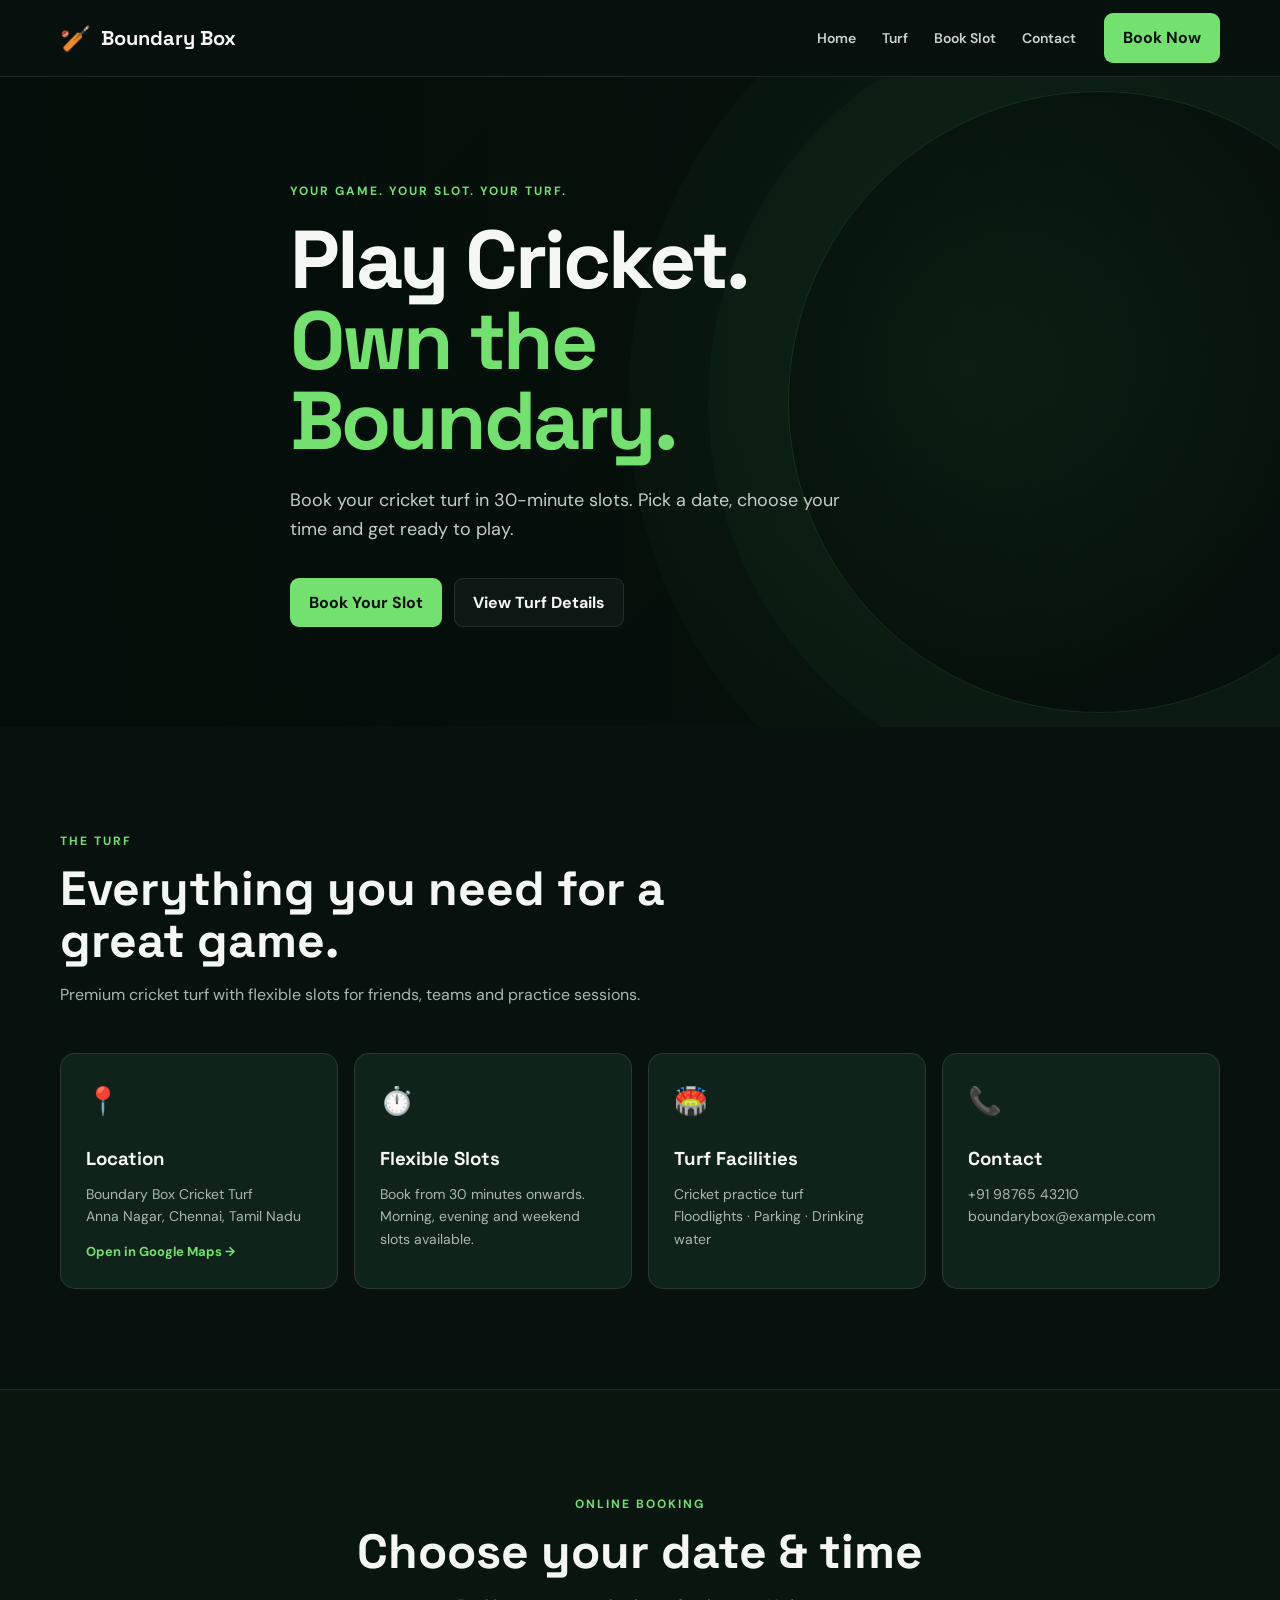
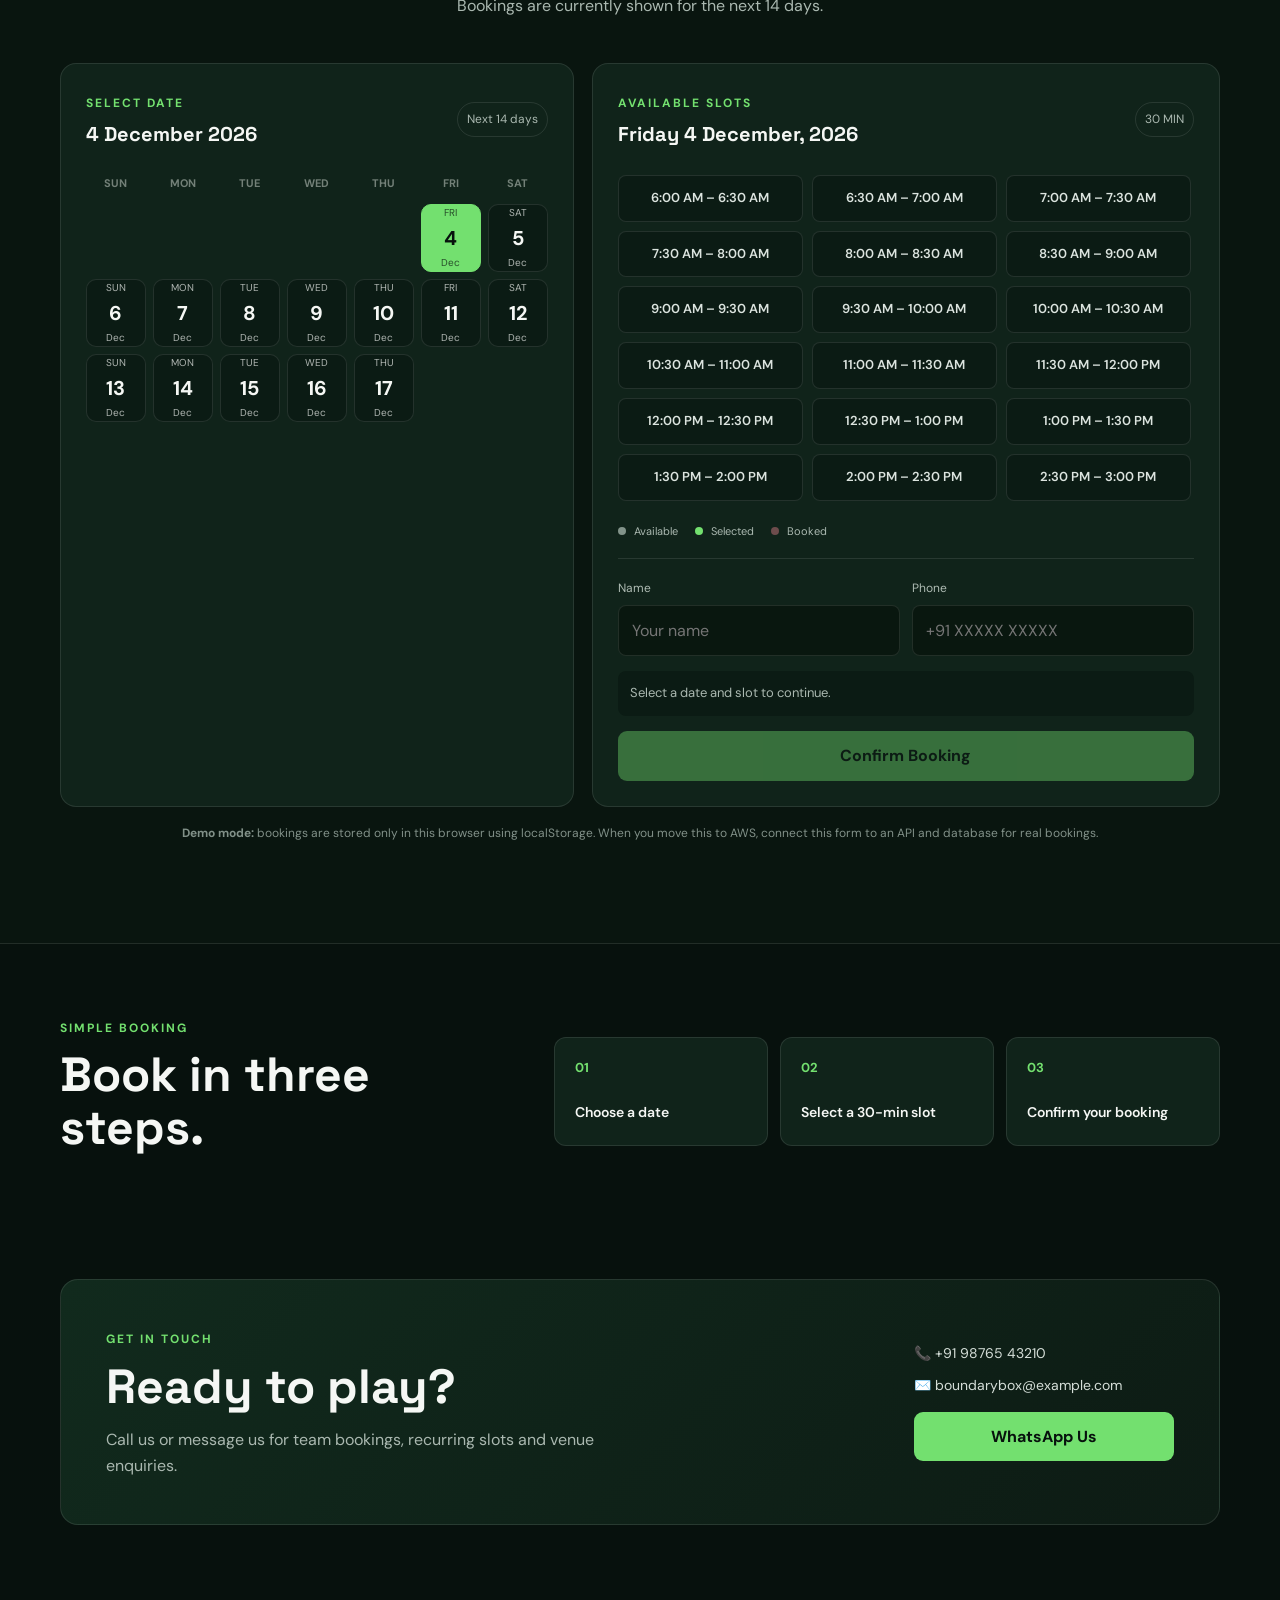
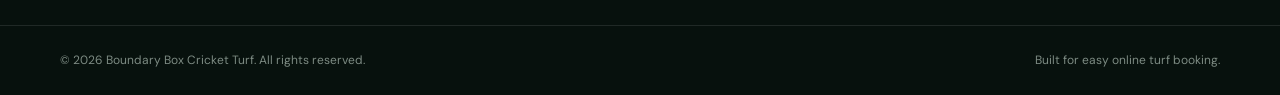
<file: cricket_turf_booking_website/index.html>
<!DOCTYPE html>
<html lang="en">
<head>
  <meta charset="UTF-8">
  <meta name="viewport" content="width=device-width, initial-scale=1.0">
  <meta name="description" content="Book cricket turf slots online. Choose your date and 30-minute time slot.">
  <title>Boundary Box Cricket Turf | Online Booking</title>
  <link rel="stylesheet" href="style.css">
</head>
<body>
  <header class="navbar">
    <div class="container nav-inner">
      <a class="brand" href="#home">
        <span class="brand-icon">🏏</span>
        <span>Boundary Box</span>
      </a>

      <button class="menu-toggle" id="menuToggle" aria-label="Toggle navigation">☰</button>

      <nav id="mainNav">
        <a href="#home">Home</a>
        <a href="#turf">Turf</a>
        <a href="#booking">Book Slot</a>
        <a href="#contact">Contact</a>
      </nav>

      <a href="#booking" class="nav-button">Book Now</a>
    </div>
  </header>

  <main>
    <section id="home" class="hero">
      <div class="hero-overlay"></div>
      <div class="container hero-content">
        <span class="eyebrow">YOUR GAME. YOUR SLOT. YOUR TURF.</span>
        <h1>Play Cricket.<br><span>Own the Boundary.</span></h1>
        <p>Book your cricket turf in 30-minute slots. Pick a date, choose your time and get ready to play.</p>
        <div class="hero-actions">
          <a href="#booking" class="primary-button">Book Your Slot</a>
          <a href="#turf" class="secondary-button">View Turf Details</a>
        </div>
      </div>
    </section>

    <section id="turf" class="section">
      <div class="container">
        <div class="section-heading">
          <span class="section-label">THE TURF</span>
          <h2>Everything you need for a great game.</h2>
          <p>Premium cricket turf with flexible slots for friends, teams and practice sessions.</p>
        </div>

        <div class="info-grid">
          <article class="info-card">
            <div class="info-icon">📍</div>
            <h3>Location</h3>
            <p>Boundary Box Cricket Turf</p>
            <p>Anna Nagar, Chennai, Tamil Nadu</p>
            <a href="https://maps.google.com/?q=Anna+Nagar+Chennai" target="_blank" rel="noopener">Open in Google Maps →</a>
          </article>

          <article class="info-card">
            <div class="info-icon">⏱️</div>
            <h3>Flexible Slots</h3>
            <p>Book from 30 minutes onwards.</p>
            <p>Morning, evening and weekend slots available.</p>
          </article>

          <article class="info-card">
            <div class="info-icon">🏟️</div>
            <h3>Turf Facilities</h3>
            <p>Cricket practice turf</p>
            <p>Floodlights · Parking · Drinking water</p>
          </article>

          <article class="info-card">
            <div class="info-icon">📞</div>
            <h3>Contact</h3>
            <p>+91 98765 43210</p>
            <p>boundarybox@example.com</p>
          </article>
        </div>
      </div>
    </section>

    <section id="booking" class="section booking-section">
      <div class="container">
        <div class="section-heading center">
          <span class="section-label">ONLINE BOOKING</span>
          <h2>Choose your date & time</h2>
          <p>Bookings are currently shown for the next 14 days.</p>
        </div>

        <div class="booking-layout">
          <div class="calendar-panel">
            <div class="panel-title">
              <div>
                <span class="small-label">SELECT DATE</span>
                <h3 id="monthTitle">Loading...</h3>
              </div>
              <span class="calendar-note">Next 14 days</span>
            </div>
            <div id="dateGrid" class="date-grid"></div>
          </div>

          <div class="slots-panel">
            <div class="panel-title">
              <div>
                <span class="small-label">AVAILABLE SLOTS</span>
                <h3 id="selectedDateLabel">Select a date</h3>
              </div>
              <span class="duration-badge">30 MIN</span>
            </div>

            <div id="slotGrid" class="slot-grid"></div>
            <div class="legend">
              <span><i class="dot available"></i> Available</span>
              <span><i class="dot selected"></i> Selected</span>
              <span><i class="dot booked"></i> Booked</span>
            </div>

            <form id="bookingForm" class="booking-form">
              <div class="form-row">
                <div class="field">
                  <label for="customerName">Name</label>
                  <input id="customerName" type="text" placeholder="Your name" required>
                </div>
                <div class="field">
                  <label for="customerPhone">Phone</label>
                  <input id="customerPhone" type="tel" placeholder="+91 XXXXX XXXXX" required>
                </div>
              </div>

              <div class="booking-summary" id="bookingSummary">
                Select a date and slot to continue.
              </div>

              <button type="submit" class="primary-button full-width" id="confirmButton" disabled>
                Confirm Booking
              </button>
            </form>
          </div>
        </div>

        <div class="demo-note">
          <strong>Demo mode:</strong> bookings are stored only in this browser using localStorage.
          When you move this to AWS, connect this form to an API and database for real bookings.
        </div>
      </div>
    </section>

    <section class="section features-section">
      <div class="container">
        <div class="feature-row">
          <div>
            <span class="section-label">SIMPLE BOOKING</span>
            <h2>Book in three steps.</h2>
          </div>
          <div class="steps">
            <div class="step"><b>01</b><span>Choose a date</span></div>
            <div class="step"><b>02</b><span>Select a 30-min slot</span></div>
            <div class="step"><b>03</b><span>Confirm your booking</span></div>
          </div>
        </div>
      </div>
    </section>

    <section id="contact" class="section contact-section">
      <div class="container contact-card">
        <div>
          <span class="section-label">GET IN TOUCH</span>
          <h2>Ready to play?</h2>
          <p>Call us or message us for team bookings, recurring slots and venue enquiries.</p>
        </div>
        <div class="contact-actions">
          <a href="tel:+919876543210" class="contact-link">📞 +91 98765 43210</a>
          <a href="mailto:boundarybox@example.com" class="contact-link">✉️ boundarybox@example.com</a>
          <a href="https://wa.me/919876543210" target="_blank" rel="noopener" class="whatsapp-button">WhatsApp Us</a>
        </div>
      </div>
    </section>
  </main>

  <footer>
    <div class="container footer-inner">
      <p>© <span id="year"></span> Boundary Box Cricket Turf. All rights reserved.</p>
      <p>Built for easy online turf booking.</p>
    </div>
  </footer>

  <script src="script.js"></script>
</body>
</html>
</file>
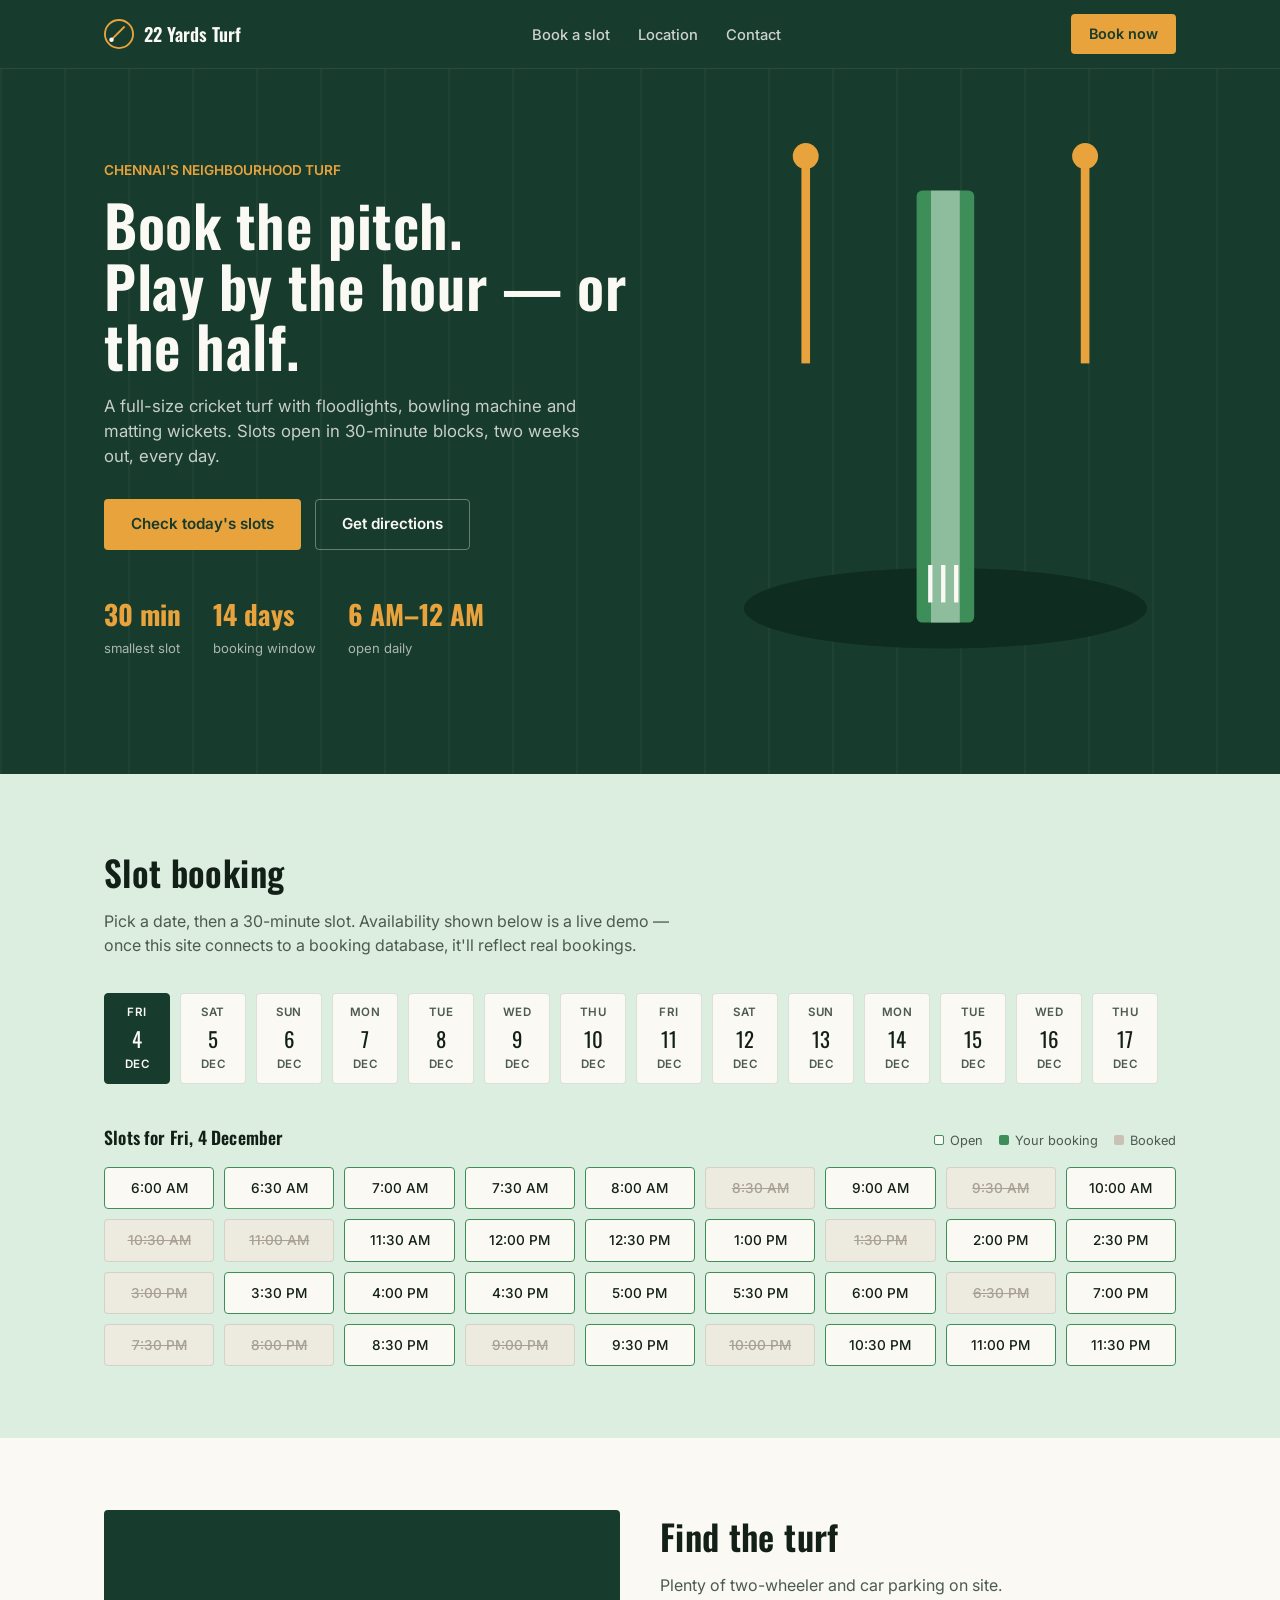
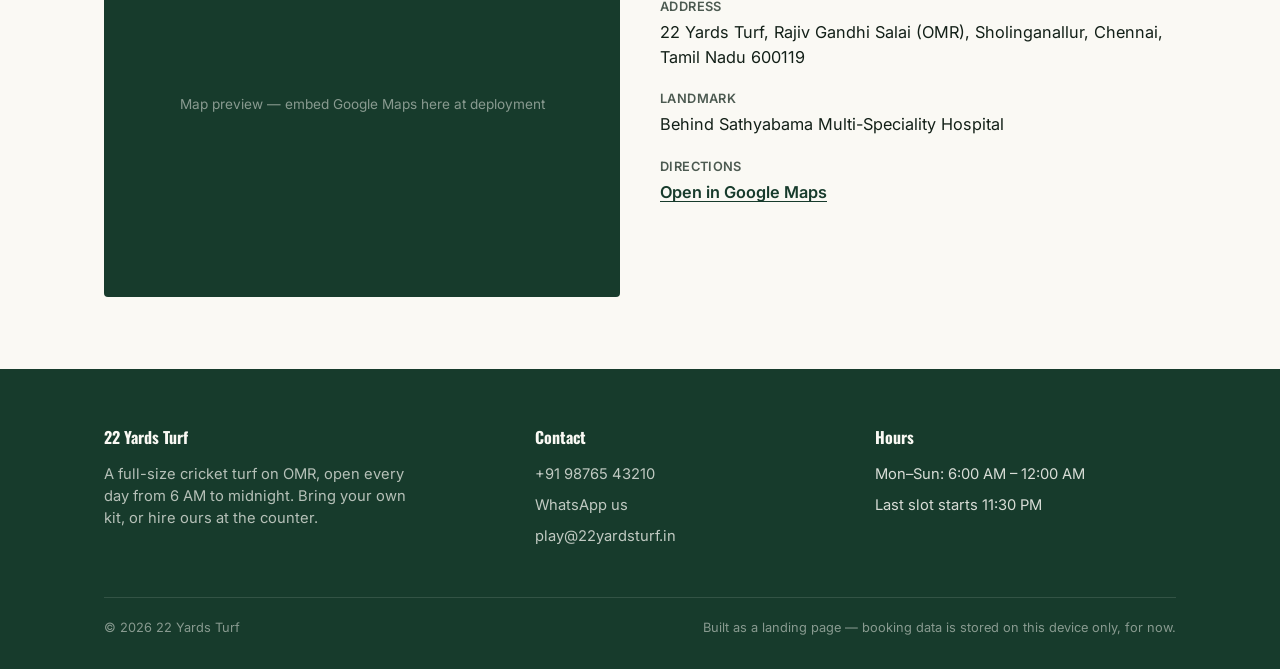
<file: claude/22 Yards Turf — Booking Landing Page - claude.html>
<!DOCTYPE html>
<html lang="en">
<head>
<meta charset="UTF-8">
<meta name="viewport" content="width=device-width, initial-scale=1, viewport-fit=cover">
<title>22 Yards Turf — Book Your Slot</title>
<link rel="preconnect" href="https://fonts.googleapis.com">
<link rel="preconnect" href="https://fonts.gstatic.com" crossorigin>
<link href="https://fonts.googleapis.com/css2?family=Oswald:wght@400;500;600;700&family=Inter:wght@400;500;600;700&display=swap" rel="stylesheet">
<style>
  :root{
    --pitch:#173B2C;
    --grass:#3E8E5A;
    --grass-light:#DCEEDF;
    --chalk:#FAF9F4;
    --ink:#132018;
    --ink-soft:#4C5A51;
    --floodlight:#E8A33D;
    --line:rgba(19,32,24,0.12);
    --radius:4px;
    box-sizing:border-box;
    padding-top: env(safe-area-inset-top, 0px);
    padding-bottom: env(safe-area-inset-bottom, 0px);
  }
  *{box-sizing:border-box;margin:0;padding:0;}
  html{scroll-padding-top: calc(72px + env(safe-area-inset-top,0px)); scroll-behavior:smooth;}
  html,body{height:100%;}
  body{
    font-family:'Inter',sans-serif;
    background:var(--chalk);
    color:var(--ink);
    line-height:1.5;
    -webkit-font-smoothing:antialiased;
  }
  h1,h2,h3,.score{font-family:'Oswald',sans-serif; letter-spacing:0.01em;}
  img{max-width:100%;display:block;}
  a{color:inherit;}
  .wrap{max-width:1120px;margin:0 auto;padding:0 24px;}

  /* NAV */
  nav{
    position:sticky; top:0; z-index:50;
    background:var(--pitch);
    padding-top: env(safe-area-inset-top, 0px);
    border-bottom:1px solid rgba(255,255,255,0.08);
  }
  .navbar{
    max-width:1120px;margin:0 auto;padding:14px 24px;
    display:flex;align-items:center;justify-content:space-between;
  }
  .brand{display:flex;align-items:center;gap:10px;color:var(--chalk);text-decoration:none;}
  .brand-mark{width:30px;height:30px;flex:none;}
  .brand-name{font-family:'Oswald',sans-serif;font-size:1.15rem;font-weight:600;color:var(--chalk);}
  .navlinks{display:flex;gap:28px;list-style:none;}
  .navlinks a{color:rgba(250,249,244,0.8);text-decoration:none;font-size:0.92rem;font-weight:500;transition:color .15s;}
  .navlinks a:hover,.navlinks a:focus-visible{color:var(--floodlight);}
  .nav-cta{
    background:var(--floodlight);color:var(--pitch);padding:9px 18px;border-radius:var(--radius);
    text-decoration:none;font-weight:600;font-size:0.9rem;white-space:nowrap;
  }
  .nav-toggle{display:none;background:none;border:none;color:var(--chalk);font-size:1.6rem;cursor:pointer;padding:4px;}

  /* HERO */
  .hero{
    background:var(--pitch); color:var(--chalk); position:relative; overflow:hidden;
    padding:64px 0 88px;
  }
  .hero::before{
    content:"";position:absolute;inset:0;
    background:
      repeating-linear-gradient(90deg, rgba(255,255,255,0.035) 0 2px, transparent 2px 64px);
    pointer-events:none;
  }
  .hero-grid{display:grid;grid-template-columns:1.1fr 0.9fr;gap:48px;align-items:center;position:relative;}
  .kicker{color:var(--floodlight);font-weight:600;font-size:0.85rem;}
  .hero h1{font-size:clamp(2.4rem,5vw,3.6rem);line-height:1.05;margin:14px 0 18px;font-weight:600;}
  .hero p.lede{color:rgba(250,249,244,0.78);font-size:1.05rem;max-width:46ch;margin-bottom:30px;}
  .hero-actions{display:flex;gap:14px;flex-wrap:wrap;}
  .btn{
    display:inline-block;padding:13px 26px;border-radius:var(--radius);font-weight:600;
    text-decoration:none;font-size:0.95rem;border:1px solid transparent;cursor:pointer;
    transition:transform .12s ease, background .15s;
  }
  .btn:hover{transform:translateY(-1px);}
  .btn-primary{background:var(--floodlight);color:var(--pitch);}
  .btn-ghost{background:transparent;color:var(--chalk);border-color:rgba(250,249,244,0.35);}
  .hero-stats{display:flex;gap:32px;margin-top:44px;}
  .hero-stats div strong{display:block;font-family:'Oswald',sans-serif;font-size:1.7rem;color:var(--floodlight);}
  .hero-stats div span{font-size:0.82rem;color:rgba(250,249,244,0.65);}
  .pitch-art{width:100%;height:auto;}

  section{padding:72px 0;}
  .section-head{max-width:60ch;margin-bottom:36px;}
  .section-head h2{font-size:clamp(1.7rem,3vw,2.2rem);font-weight:600;margin-bottom:10px;}
  .section-head p{color:var(--ink-soft);}

  /* BOOKING */
  #book{background:var(--grass-light);}
  .date-strip{display:flex;gap:10px;overflow-x:auto;padding-bottom:14px;margin-bottom:26px;scrollbar-width:thin;}
  .date-chip{
    flex:none;min-width:66px;text-align:center;background:var(--chalk);border:1px solid var(--line);
    border-radius:var(--radius);padding:10px 6px;cursor:pointer;font-size:0.8rem;color:var(--ink-soft);
    transition:background .12s, border-color .12s, color .12s;
  }
  .date-chip .dow{display:block;font-weight:600;font-size:0.72rem;text-transform:uppercase;letter-spacing:.04em;}
  .date-chip .dnum{display:block;font-family:'Oswald',sans-serif;font-size:1.3rem;color:var(--ink);margin:2px 0;}
  .date-chip.active{background:var(--pitch);border-color:var(--pitch);}
  .date-chip.active .dnum,.date-chip.active .dow{color:var(--chalk);}
  .date-chip:hover:not(.active){border-color:var(--grass);}

  .slots-head{display:flex;align-items:baseline;justify-content:space-between;flex-wrap:wrap;gap:10px;margin-bottom:16px;}
  .slots-head h3{font-size:1.1rem;font-weight:600;}
  .legend{display:flex;gap:16px;font-size:0.8rem;color:var(--ink-soft);}
  .legend span{display:inline-flex;align-items:center;gap:6px;}
  .dot{width:10px;height:10px;border-radius:2px;display:inline-block;}
  .dot.free{background:var(--chalk);border:1px solid var(--grass);}
  .dot.booked{background:#C9C2B4;}
  .dot.mine{background:var(--grass);}

  .slots-grid{
    display:grid;grid-template-columns:repeat(auto-fill,minmax(108px,1fr));gap:10px;
  }
  .slot{
    background:var(--chalk);border:1px solid var(--grass);border-radius:var(--radius);
    padding:10px 8px;text-align:center;font-size:0.85rem;font-weight:500;cursor:pointer;
    transition:background .12s, color .12s;
  }
  .slot:hover{background:var(--grass);color:var(--chalk);}
  .slot.booked{
    background:#EDEAE0;border-color:var(--line);color:#A7A093;cursor:not-allowed;text-decoration:line-through;
  }
  .slot.booked:hover{background:#EDEAE0;color:#A7A093;}
  .slot.mine{background:var(--grass);color:var(--chalk);}

  /* LOCATION */
  .loc-grid{display:grid;grid-template-columns:1fr 1fr;gap:40px;}
  .map-box{
    background:var(--pitch);border-radius:var(--radius);aspect-ratio:4/3;
    display:flex;align-items:center;justify-content:center;color:rgba(250,249,244,0.5);
    font-size:0.85rem;position:relative;overflow:hidden;
  }
  .loc-details dt{font-weight:600;font-size:0.8rem;color:var(--ink-soft);text-transform:uppercase;letter-spacing:.03em;margin-top:20px;}
  .loc-details dt:first-child{margin-top:0;}
  .loc-details dd{font-size:1.02rem;margin-top:4px;}
  .loc-details a{color:var(--pitch);font-weight:600;text-decoration:underline;text-underline-offset:3px;}

  /* CONTACT / FOOTER */
  footer{background:var(--pitch);color:rgba(250,249,244,0.85);padding:56px 0 32px;}
  .foot-grid{display:grid;grid-template-columns:1.3fr 1fr 1fr;gap:40px;margin-bottom:40px;}
  footer h4{font-family:'Oswald',sans-serif;font-size:1rem;margin-bottom:14px;color:var(--chalk);}
  footer ul{list-style:none;}
  footer li{margin-bottom:9px;font-size:0.92rem;}
  footer a{text-decoration:none;color:rgba(250,249,244,0.75);}
  footer a:hover{color:var(--floodlight);}
  .foot-bottom{border-top:1px solid rgba(250,249,244,0.12);padding-top:20px;font-size:0.8rem;color:rgba(250,249,244,0.5);display:flex;justify-content:space-between;flex-wrap:wrap;gap:10px;}

  /* MODAL */
  .overlay{
    position:fixed;inset:0;background:rgba(19,32,24,0.55);display:none;align-items:center;justify-content:center;
    z-index:100;padding:20px;
  }
  .overlay.open{display:flex;}
  .modal{
    background:var(--chalk);border-radius:var(--radius);max-width:380px;width:100%;padding:28px;
  }
  .modal h3{margin-bottom:6px;}
  .modal p.sub{color:var(--ink-soft);font-size:0.9rem;margin-bottom:18px;}
  .field{margin-bottom:14px;}
  .field label{display:block;font-size:0.82rem;font-weight:600;margin-bottom:6px;}
  .field input{
    width:100%;padding:11px 12px;border:1px solid var(--line);border-radius:var(--radius);
    font-family:inherit;font-size:0.95rem;background:#fff;
  }
  .field input:focus-visible{outline:2px solid var(--grass);outline-offset:1px;}
  .modal-actions{display:flex;gap:10px;margin-top:20px;}
  .modal-actions .btn{flex:1;text-align:center;}
  .btn-secondary{background:var(--grass-light);color:var(--ink);}
  .toast{
    position:fixed;bottom:24px;left:50%;transform:translateX(-50%) translateY(20px);
    background:var(--pitch);color:var(--chalk);padding:14px 22px;border-radius:var(--radius);
    font-size:0.9rem;font-weight:500;opacity:0;pointer-events:none;transition:opacity .2s, transform .2s;z-index:200;
  }
  .toast.show{opacity:1;transform:translateX(-50%) translateY(0);}

  @media (prefers-reduced-motion:reduce){*{transition:none!important;}}

  @media (max-width:820px){
    .hero-grid{grid-template-columns:1fr;}
    .pitch-art{max-width:280px;margin:0 auto;}
    .loc-grid{grid-template-columns:1fr;}
    .foot-grid{grid-template-columns:1fr 1fr;}
  }
  @media (max-width:640px){
    .navlinks{
      position:fixed;top:calc(60px + env(safe-area-inset-top,0px));left:0;right:0;background:var(--pitch);
      flex-direction:column;gap:0;padding:8px 24px 18px;display:none;border-bottom:1px solid rgba(255,255,255,0.08);
    }
    .navlinks.open{display:flex;}
    .navlinks a{padding:12px 0;border-bottom:1px solid rgba(255,255,255,0.06);}
    .nav-toggle{display:block;}
    .nav-cta{display:none;}
    .hero-stats{gap:22px;flex-wrap:wrap;}
    .foot-grid{grid-template-columns:1fr;gap:28px;}
  }
</style>
</head>
<body>

<nav>
  <div class="navbar">
    <a href="#top" class="brand">
      <svg class="brand-mark" viewBox="0 0 32 32" fill="none" xmlns="http://www.w3.org/2000/svg">
        <circle cx="16" cy="16" r="15" stroke="#E8A33D" stroke-width="2"/>
        <path d="M8 22 L22 8" stroke="#E8A33D" stroke-width="2"/>
        <circle cx="8" cy="22" r="2.4" fill="#FAF9F4"/>
      </svg>
      <span class="brand-name">22 Yards Turf</span>
    </a>
    <button class="nav-toggle" id="navToggle" aria-label="Toggle menu" aria-expanded="false">&#9776;</button>
    <ul class="navlinks" id="navLinks">
      <li><a href="#book">Book a slot</a></li>
      <li><a href="#location">Location</a></li>
      <li><a href="#contact">Contact</a></li>
    </ul>
    <a href="#book" class="nav-cta">Book now</a>
  </div>
</nav>

<header class="hero" id="top">
  <div class="wrap hero-grid">
    <div>
      <div class="kicker">CHENNAI'S NEIGHBOURHOOD TURF</div>
      <h1>Book the pitch.<br>Play by the hour — or the half.</h1>
      <p class="lede">A full-size cricket turf with floodlights, bowling machine and matting wickets. Slots open in 30-minute blocks, two weeks out, every day.</p>
      <div class="hero-actions">
        <a href="#book" class="btn btn-primary">Check today's slots</a>
        <a href="#location" class="btn btn-ghost">Get directions</a>
      </div>
      <div class="hero-stats">
        <div><strong>30 min</strong><span>smallest slot</span></div>
        <div><strong>14 days</strong><span>booking window</span></div>
        <div><strong>6 AM–12 AM</strong><span>open daily</span></div>
      </div>
    </div>
    <div>
      <svg class="pitch-art" viewBox="0 0 320 380" fill="none" xmlns="http://www.w3.org/2000/svg">
        <ellipse cx="160" cy="330" rx="140" ry="28" fill="#0F2C21"/>
        <rect x="140" y="40" width="40" height="300" rx="4" fill="#3E8E5A"/>
        <rect x="150" y="40" width="20" height="300" fill="#DCEEDF" opacity="0.5"/>
        <rect x="60" y="20" width="6" height="140" fill="#E8A33D"/>
        <circle cx="63" cy="16" r="9" fill="#E8A33D"/>
        <rect x="254" y="20" width="6" height="140" fill="#E8A33D"/>
        <circle cx="257" cy="16" r="9" fill="#E8A33D"/>
        <g transform="translate(148,300)">
          <rect x="0" y="0" width="3" height="26" fill="#FAF9F4"/>
          <rect x="9" y="0" width="3" height="26" fill="#FAF9F4"/>
          <rect x="18" y="0" width="3" height="26" fill="#FAF9F4"/>
        </g>
      </svg>
    </div>
  </div>
</header>

<section id="book">
  <div class="wrap">
    <div class="section-head">
      <h2>Slot booking</h2>
      <p>Pick a date, then a 30-minute slot. Availability shown below is a live demo — once this site connects to a booking database, it'll reflect real bookings.</p>
    </div>

    <div class="date-strip" id="dateStrip"></div>

    <div class="slots-head">
      <h3 id="slotsDateLabel">Slots</h3>
      <div class="legend">
        <span><i class="dot free"></i>Open</span>
        <span><i class="dot mine"></i>Your booking</span>
        <span><i class="dot booked"></i>Booked</span>
      </div>
    </div>
    <div class="slots-grid" id="slotsGrid"></div>
  </div>
</section>

<section id="location">
  <div class="wrap loc-grid">
    <div class="map-box">
      <span>Map preview — embed Google Maps here at deployment</span>
    </div>
    <div>
      <div class="section-head" style="margin-bottom:0;">
        <h2>Find the turf</h2>
        <p>Plenty of two-wheeler and car parking on site.</p>
      </div>
      <dl class="loc-details">
        <dt>Address</dt>
        <dd>22 Yards Turf, Rajiv Gandhi Salai (OMR), Sholinganallur, Chennai, Tamil Nadu 600119</dd>
        <dt>Landmark</dt>
        <dd>Behind Sathyabama Multi-Speciality Hospital</dd>
        <dt>Directions</dt>
        <dd><a href="#" id="directionsLink">Open in Google Maps</a></dd>
      </dl>
    </div>
  </div>
</section>

<footer id="contact">
  <div class="wrap">
    <div class="foot-grid">
      <div>
        <h4>22 Yards Turf</h4>
        <p style="max-width:34ch;color:rgba(250,249,244,0.7);font-size:0.92rem;">A full-size cricket turf on OMR, open every day from 6 AM to midnight. Bring your own kit, or hire ours at the counter.</p>
      </div>
      <div>
        <h4>Contact</h4>
        <ul>
          <li><a href="tel:+919876543210">+91 98765 43210</a></li>
          <li><a href="https://wa.me/919876543210">WhatsApp us</a></li>
          <li><a href="mailto:play@22yardsturf.in">play@22yardsturf.in</a></li>
        </ul>
      </div>
      <div>
        <h4>Hours</h4>
        <ul>
          <li>Mon–Sun: 6:00 AM – 12:00 AM</li>
          <li>Last slot starts 11:30 PM</li>
        </ul>
      </div>
    </div>
    <div class="foot-bottom">
      <span>&copy; <span id="year"></span> 22 Yards Turf</span>
      <span>Built as a landing page — booking data is stored on this device only, for now.</span>
    </div>
  </div>
</footer>

<div class="overlay" id="overlay">
  <div class="modal">
    <h3 id="modalSlotTime">Confirm slot</h3>
    <p class="sub" id="modalDateLabel"></p>
    <div class="field">
      <label for="bookName">Your name</label>
      <input type="text" id="bookName" placeholder="e.g. Arjun Kumar">
    </div>
    <div class="field">
      <label for="bookPhone">Phone number</label>
      <input type="tel" id="bookPhone" placeholder="10-digit mobile number">
    </div>
    <div class="modal-actions">
      <button class="btn btn-secondary" id="cancelBook">Cancel</button>
      <button class="btn btn-primary" id="confirmBook">Confirm booking</button>
    </div>
  </div>
</div>

<div class="toast" id="toast"></div>

<script>
document.getElementById('year').textContent = new Date().getFullYear();

// Mobile nav toggle
const navToggle = document.getElementById('navToggle');
const navLinks = document.getElementById('navLinks');
navToggle.addEventListener('click', () => {
  const open = navLinks.classList.toggle('open');
  navToggle.setAttribute('aria-expanded', open);
});
navLinks.querySelectorAll('a').forEach(a => a.addEventListener('click', () => navLinks.classList.remove('open')));

// ---- Date setup: next 14 days, English (Gregorian) calendar ----
const DOW = ['Sun','Mon','Tue','Wed','Thu','Fri','Sat'];
function toKey(d){ return d.toISOString().slice(0,10); } // YYYY-MM-DD in local calc below
function dateKey(d){
  const y=d.getFullYear(), m=String(d.getMonth()+1).padStart(2,'0'), day=String(d.getDate()).padStart(2,'0');
  return `${y}-${m}-${day}`;
}
const today = new Date();
today.setHours(0,0,0,0);
const dates = Array.from({length:14}, (_,i) => {
  const d = new Date(today);
  d.setDate(d.getDate()+i);
  return d;
});

const dateStrip = document.getElementById('dateStrip');
let selectedKey = dateKey(dates[0]);

dates.forEach((d,i) => {
  const chip = document.createElement('div');
  chip.className = 'date-chip' + (i===0 ? ' active' : '');
  chip.dataset.key = dateKey(d);
  chip.innerHTML = `<span class="dow">${DOW[d.getDay()]}</span><span class="dnum">${d.getDate()}</span><span class="dow">${d.toLocaleString('en-US',{month:'short'})}</span>`;
  chip.addEventListener('click', () => selectDate(d, chip));
  dateStrip.appendChild(chip);
});

// ---- Slots: 30-min increments, 06:00 to 23:30 ----
function buildSlotTimes(){
  const slots = [];
  for(let mins = 6*60; mins <= 23*60+30; mins += 30){
    const h24 = Math.floor(mins/60), m = mins%60;
    const ampm = h24 < 12 ? 'AM' : 'PM';
    let h12 = h24 % 12; if(h12===0) h12 = 12;
    slots.push(`${h12}:${String(m).padStart(2,'0')} ${ampm}`);
  }
  return slots;
}
const SLOT_TIMES = buildSlotTimes();

// Deterministic pseudo-random "already booked by others" demo data, seeded per date+slot
function seededRandom(str){
  let h = 0;
  for(let i=0;i<str.length;i++){ h = (h*31 + str.charCodeAt(i)) >>> 0; }
  return (h % 100) / 100;
}

function getMyBookings(){
  try{ return JSON.parse(localStorage.getItem('turfBookings') || '{}'); }
  catch(e){ return {}; }
}
function saveMyBookings(obj){
  try{ localStorage.setItem('turfBookings', JSON.stringify(obj)); }
  catch(e){ /* storage unavailable */ }
}

const slotsGrid = document.getElementById('slotsGrid');
const slotsDateLabel = document.getElementById('slotsDateLabel');

function renderSlots(dateObj){
  const key = dateKey(dateObj);
  selectedKey = key;
  slotsDateLabel.textContent = `Slots for ${DOW[dateObj.getDay()]}, ${dateObj.getDate()} ${dateObj.toLocaleString('en-US',{month:'long'})}`;
  slotsGrid.innerHTML = '';
  const mine = getMyBookings();

  SLOT_TIMES.forEach(time => {
    const slotKey = `${key}_${time}`;
    const demoBooked = seededRandom(slotKey) < 0.28;
    const isMine = !!mine[slotKey];
    const btn = document.createElement('div');
    btn.className = 'slot' + (isMine ? ' mine' : (demoBooked ? ' booked' : ''));
    btn.textContent = time;
    btn.setAttribute('role','button');
    btn.setAttribute('tabindex', (demoBooked && !isMine) ? '-1' : '0');
    if(!demoBooked || isMine){
      btn.addEventListener('click', () => openModal(dateObj, time, slotKey, isMine));
      btn.addEventListener('keypress', e => { if(e.key==='Enter') openModal(dateObj, time, slotKey, isMine); });
    }
    slotsGrid.appendChild(btn);
  });
}

function selectDate(d, chip){
  document.querySelectorAll('.date-chip').forEach(c => c.classList.remove('active'));
  chip.classList.add('active');
  renderSlots(d);
}

renderSlots(dates[0]);

// ---- Booking modal ----
const overlay = document.getElementById('overlay');
const modalSlotTime = document.getElementById('modalSlotTime');
const modalDateLabel = document.getElementById('modalDateLabel');
const bookName = document.getElementById('bookName');
const bookPhone = document.getElementById('bookPhone');
let activeSlotKey = null, activeDateObj = null, activeIsMine = false;

function openModal(dateObj, time, slotKey, isMine){
  activeSlotKey = slotKey; activeDateObj = dateObj; activeIsMine = isMine;
  modalSlotTime.textContent = isMine ? `Cancel booking — ${time}` : `Confirm slot — ${time}`;
  modalDateLabel.textContent = `${DOW[dateObj.getDay()]}, ${dateObj.getDate()} ${dateObj.toLocaleString('en-US',{month:'long'})}`;
  const mine = getMyBookings();
  bookName.value = isMine ? (mine[slotKey]?.name || '') : '';
  bookPhone.value = isMine ? (mine[slotKey]?.phone || '') : '';
  document.getElementById('confirmBook').textContent = isMine ? 'Cancel booking' : 'Confirm booking';
  overlay.classList.add('open');
  bookName.focus();
}
function closeModal(){
  overlay.classList.remove('open');
  activeSlotKey = null; activeDateObj = null;
}
document.getElementById('cancelBook').addEventListener('click', closeModal);
overlay.addEventListener('click', e => { if(e.target === overlay) closeModal(); });

function showToast(msg){
  const t = document.getElementById('toast');
  t.textContent = msg;
  t.classList.add('show');
  setTimeout(() => t.classList.remove('show'), 2600);
}

document.getElementById('confirmBook').addEventListener('click', () => {
  const mine = getMyBookings();
  if(activeIsMine){
    delete mine[activeSlotKey];
    saveMyBookings(mine);
    showToast('Booking cancelled.');
  } else {
    if(!bookName.value.trim() || bookPhone.value.trim().length < 10){
      showToast('Please enter your name and a valid phone number.');
      return;
    }
    mine[activeSlotKey] = { name: bookName.value.trim(), phone: bookPhone.value.trim() };
    saveMyBookings(mine);
    showToast('Slot booked! See you on the pitch.');
  }
  closeModal();
  renderSlots(activeDateObj || new Date(selectedKey));
});

// Directions link -> Google Maps search for the address
document.getElementById('directionsLink').href =
  'https://www.google.com/maps/search/?api=1&query=' +
  encodeURIComponent('22 Yards Turf, Rajiv Gandhi Salai OMR, Sholinganallur, Chennai, Tamil Nadu 600119');
</script>
</body>
</html>
</file>
<file: cricket_turf_booking_website/style.css>
@import url('https://fonts.googleapis.com/css2?family=DM+Sans:wght@400;500;600;700&family=Space+Grotesk:wght@500;600;700&display=swap');

:root {
  --bg: #07110d;
  --bg-soft: #0d1c15;
  --card: #10231a;
  --card-2: #14291f;
  --text: #f5f7f4;
  --muted: #aab8b0;
  --green: #73e06f;
  --green-dark: #45bd51;
  --border: rgba(255,255,255,.10);
  --danger: #8d4b4b;
  --shadow: 0 20px 60px rgba(0,0,0,.25);
}

* { box-sizing: border-box; margin: 0; padding: 0; }
html { scroll-behavior: smooth; }
body {
  font-family: 'DM Sans', sans-serif;
  background: var(--bg);
  color: var(--text);
  line-height: 1.6;
}
a { color: inherit; text-decoration: none; }
button, input { font: inherit; }

.container { width: min(1160px, calc(100% - 40px)); margin: auto; }

.navbar {
  position: sticky;
  top: 0;
  z-index: 50;
  background: rgba(7,17,13,.90);
  backdrop-filter: blur(18px);
  border-bottom: 1px solid var(--border);
}
.nav-inner { height: 76px; display: flex; align-items: center; gap: 28px; }
.brand { display: flex; align-items: center; gap: 10px; font-family: 'Space Grotesk'; font-size: 20px; font-weight: 700; margin-right: auto; }
.brand-icon { font-size: 25px; }
nav { display: flex; gap: 26px; }
nav a { color: #c9d3cd; font-size: 14px; font-weight: 600; }
nav a:hover { color: var(--green); }
.nav-button, .primary-button, .whatsapp-button {
  background: var(--green);
  color: #07110d;
  padding: 12px 19px;
  border-radius: 9px;
  font-weight: 700;
  border: 0;
  cursor: pointer;
  display: inline-block;
}
.nav-button:hover, .primary-button:hover, .whatsapp-button:hover { background: #91ed8d; }
.menu-toggle { display: none; background: none; color: white; border: 0; font-size: 25px; }

.hero {
  min-height: 650px;
  display: flex;
  align-items: center;
  position: relative;
  overflow: hidden;
  background:
    linear-gradient(90deg, rgba(4,13,9,.96) 0%, rgba(4,13,9,.82) 48%, rgba(4,13,9,.42) 100%),
    radial-gradient(circle at 75% 45%, rgba(89,210,82,.18), transparent 35%),
    linear-gradient(135deg, #0b2016, #07110d);
}
.hero::after {
  content: '';
  position: absolute;
  width: 620px; height: 620px;
  border: 1px solid rgba(115,224,111,.14);
  border-radius: 50%;
  right: -130px; top: 50%;
  transform: translateY(-50%);
  box-shadow: 0 0 0 80px rgba(115,224,111,.025), 0 0 0 160px rgba(115,224,111,.018);
}
.hero-content { position: relative; z-index: 2; max-width: 700px; padding: 80px 0; }
.eyebrow, .section-label, .small-label { color: var(--green); font-size: 12px; letter-spacing: 2px; font-weight: 700; }
.hero h1 { font-family: 'Space Grotesk'; font-size: clamp(48px, 7vw, 82px); line-height: .98; margin: 18px 0 25px; letter-spacing: -3px; }
.hero h1 span { color: var(--green); }
.hero p { max-width: 570px; color: #c2cec7; font-size: 18px; }
.hero-actions { display: flex; gap: 12px; margin-top: 34px; flex-wrap: wrap; }
.secondary-button { padding: 11px 18px; border: 1px solid var(--border); border-radius: 9px; font-weight: 700; background: rgba(255,255,255,.04); }

.section { padding: 100px 0; }
.section-heading { max-width: 720px; margin-bottom: 45px; }
.section-heading.center { text-align: center; margin-left: auto; margin-right: auto; }
.section-heading h2, .contact-card h2, .feature-row h2 {
  font-family: 'Space Grotesk'; font-size: clamp(30px, 4vw, 48px); line-height: 1.1; margin: 10px 0 14px;
}
.section-heading p { color: var(--muted); }
.info-grid { display: grid; grid-template-columns: repeat(4, 1fr); gap: 16px; }
.info-card { background: var(--card); border: 1px solid var(--border); border-radius: 15px; padding: 25px; min-height: 220px; }
.info-icon { font-size: 27px; margin-bottom: 22px; }
.info-card h3 { font-family: 'Space Grotesk'; margin-bottom: 9px; }
.info-card p { color: var(--muted); font-size: 14px; }
.info-card a { display: inline-block; margin-top: 14px; color: var(--green); font-size: 13px; font-weight: 700; }

.booking-section { background: #09150f; border-top: 1px solid var(--border); border-bottom: 1px solid var(--border); }
.booking-layout { display: grid; grid-template-columns: .9fr 1.1fr; gap: 18px; }
.calendar-panel, .slots-panel { background: var(--card); border: 1px solid var(--border); border-radius: 16px; padding: 25px; }
.panel-title { display: flex; justify-content: space-between; align-items: center; gap: 15px; margin-bottom: 25px; }
.panel-title h3 { font-family: 'Space Grotesk'; margin-top: 3px; font-size: 20px; }
.calendar-note, .duration-badge { color: var(--muted); font-size: 12px; border: 1px solid var(--border); padding: 7px 9px; border-radius: 20px; white-space: nowrap; }
.date-grid { display: grid; grid-template-columns: repeat(7, 1fr); gap: 7px; }
.weekday { color: #738078; text-align: center; font-size: 11px; font-weight: 700; padding-bottom: 5px; }
.date-button {
  min-height: 62px; border-radius: 10px; border: 1px solid var(--border); background: #0b1b14; color: var(--text); cursor: pointer;
  display: flex; flex-direction: column; align-items: center; justify-content: center; gap: 1px;
}
.date-button:hover { border-color: rgba(115,224,111,.5); }
.date-button.selected { background: var(--green); color: #07110d; border-color: var(--green); }
.date-button .day-name { font-size: 10px; text-transform: uppercase; opacity: .7; }
.date-button .day-number { font-size: 20px; font-weight: 700; }
.date-button .month-name { font-size: 10px; opacity: .7; }
.date-button.today { box-shadow: inset 0 -3px 0 var(--green); }

.slot-grid { display: grid; grid-template-columns: repeat(3, 1fr); gap: 9px; max-height: 330px; overflow-y: auto; padding-right: 3px; }
.slot {
  padding: 12px 8px; border: 1px solid var(--border); background: #0b1b14; border-radius: 8px; color: #dce4df; cursor: pointer; font-size: 13px; font-weight: 600;
}
.slot:hover:not(.booked) { border-color: var(--green); }
.slot.selected { background: var(--green); color: #07110d; border-color: var(--green); }
.slot.booked { background: #1c1616; color: #756c6c; border-color: rgba(255,255,255,.05); cursor: not-allowed; text-decoration: line-through; }
.legend { display: flex; gap: 17px; flex-wrap: wrap; margin: 18px 0; color: var(--muted); font-size: 11px; }
.dot { display: inline-block; width: 8px; height: 8px; border-radius: 50%; margin-right: 5px; background: #82938a; }
.dot.selected { background: var(--green); }
.dot.booked { background: #6d4c4c; }

.booking-form { border-top: 1px solid var(--border); padding-top: 20px; }
.form-row { display: grid; grid-template-columns: 1fr 1fr; gap: 12px; }
.field label { display: block; font-size: 12px; color: #aebbb3; margin-bottom: 6px; }
.field input {
  width: 100%; padding: 12px 13px; border-radius: 8px; border: 1px solid var(--border); background: #09170f; color: white; outline: none;
}
.field input:focus { border-color: var(--green); }
.booking-summary { margin: 15px 0; padding: 12px; border-radius: 8px; background: #0b1b14; color: var(--muted); font-size: 13px; }
.full-width { width: 100%; }
.primary-button:disabled { opacity: .4; cursor: not-allowed; }
.demo-note { margin-top: 17px; color: #819088; font-size: 12px; text-align: center; }

.features-section { padding: 70px 0; }
.feature-row { display: grid; grid-template-columns: .8fr 1.2fr; gap: 50px; align-items: center; }
.steps { display: grid; grid-template-columns: repeat(3,1fr); gap: 12px; }
.step { background: var(--card); border: 1px solid var(--border); padding: 20px; border-radius: 12px; }
.step b { color: var(--green); display: block; margin-bottom: 20px; font-size: 13px; }
.step span { font-weight: 600; font-size: 14px; }

.contact-section { padding-top: 40px; }
.contact-card { background: linear-gradient(135deg, #112a1d, #0d1b14); border: 1px solid var(--border); border-radius: 18px; padding: 45px; display: flex; align-items: center; justify-content: space-between; gap: 40px; }
.contact-card p { color: var(--muted); max-width: 560px; }
.contact-actions { display: flex; flex-direction: column; gap: 10px; min-width: 260px; }
.contact-link { color: #d5ded8; font-size: 14px; }
.whatsapp-button { text-align: center; margin-top: 5px; }

footer { border-top: 1px solid var(--border); padding: 25px 0; color: #7d8b83; font-size: 12px; }
.footer-inner { display: flex; justify-content: space-between; gap: 15px; }

@media (max-width: 900px) {
  .info-grid { grid-template-columns: repeat(2, 1fr); }
  .booking-layout, .feature-row { grid-template-columns: 1fr; }
  .hero::after { opacity: .4; }
}
@media (max-width: 680px) {
  .container { width: min(100% - 28px, 1160px); }
  .nav-inner { height: 68px; }
  nav { display: none; position: absolute; left: 14px; right: 14px; top: 68px; background: #0b1b14; border: 1px solid var(--border); padding: 18px; border-radius: 10px; flex-direction: column; }
  nav.open { display: flex; }
  .nav-button { display: none; }
  .menu-toggle { display: block; }
  .hero { min-height: 590px; }
  .hero h1 { letter-spacing: -2px; }
  .section { padding: 70px 0; }
  .info-grid { grid-template-columns: 1fr; }
  .calendar-panel, .slots-panel { padding: 17px; }
  .date-grid { gap: 4px; }
  .date-button { min-height: 55px; }
  .slot-grid { grid-template-columns: repeat(2,1fr); }
  .form-row, .steps { grid-template-columns: 1fr; }
  .contact-card { padding: 28px; flex-direction: column; align-items: flex-start; }
  .contact-actions { width: 100%; }
  .footer-inner { flex-direction: column; }
}
</file>
